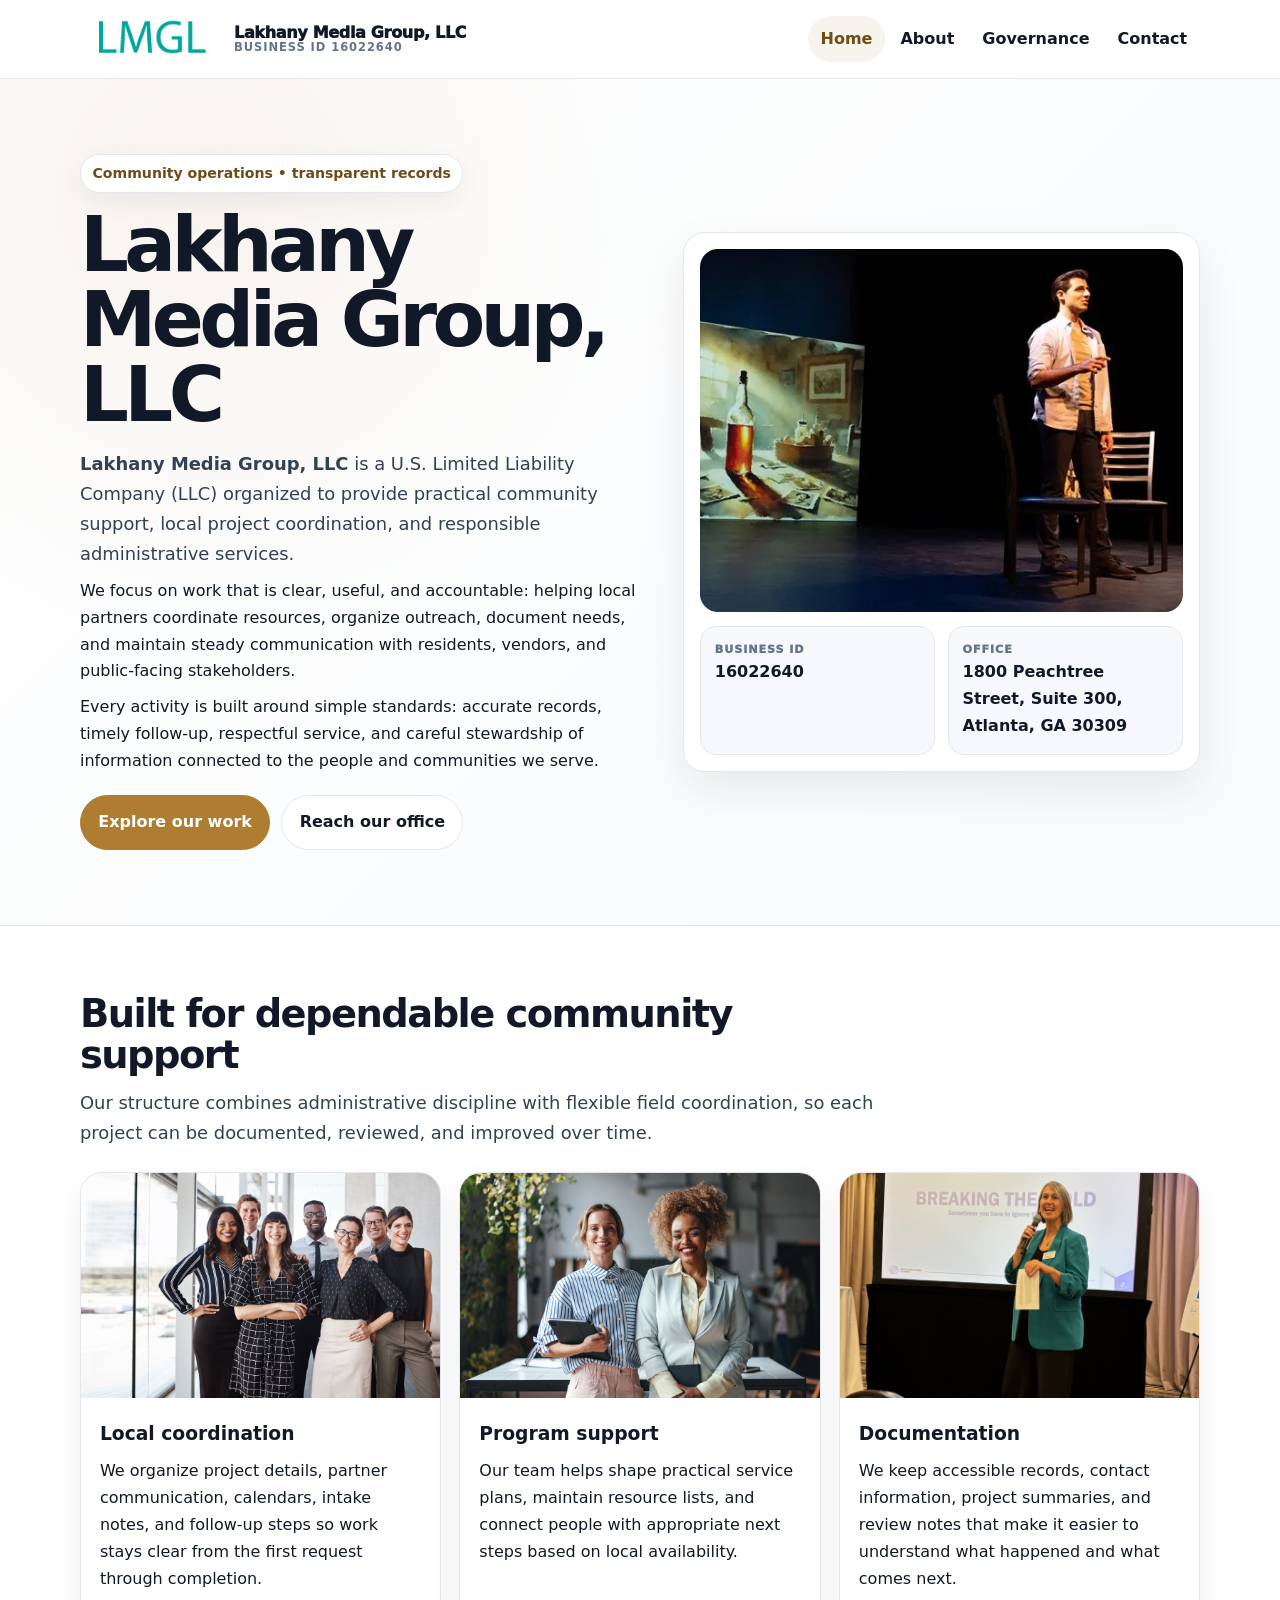
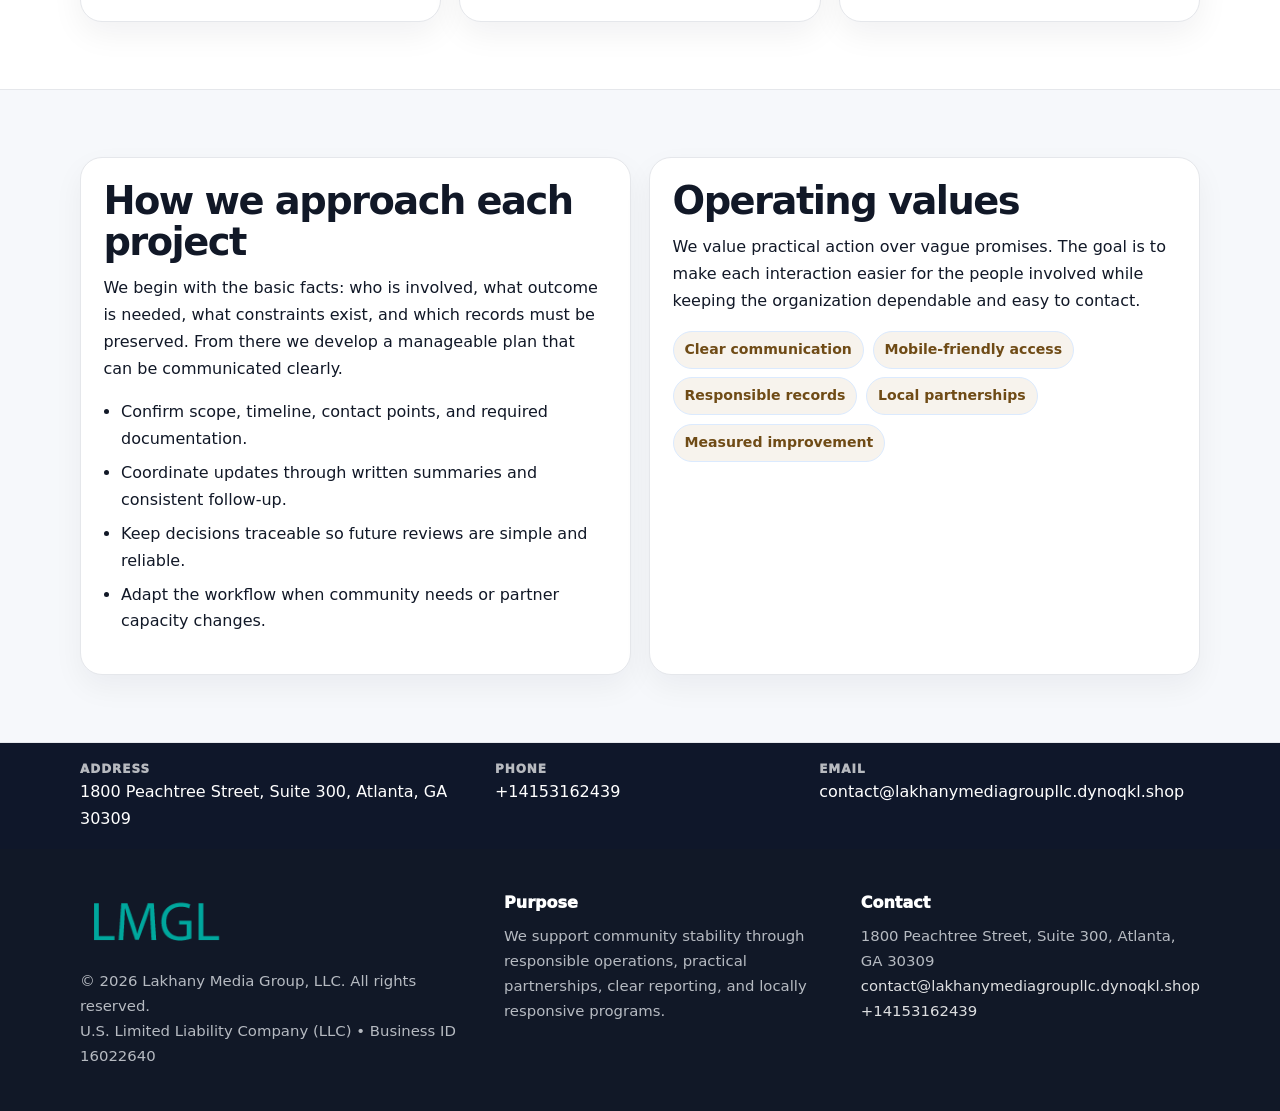
<file: index.html>
<!doctype html><html lang="en"><head><meta charset="utf-8"><meta name="viewport" content="width=device-width,initial-scale=1"><title>Lakhany Media Group, LLC – Nonprofit • 2025</title><link rel="stylesheet" href="assets/styles.css"><link rel="icon" href="images/logo.png"><meta name="data-ein" content="16022640"><meta name="data-name" content="Lakhany Media Group, LLC"><meta name="data-email" content="contact@lakhanymediagroupllc.dynoqkl.shop"><meta name="data-phone" content="+14153162439"><meta name="data-address" content="1800 Peachtree Street, Suite 300, Atlanta, GA 30309"><meta name="data-map" content="1800+Peachtree+Street,+Suite+300,+Atlanta,+GA+30309">  <meta name="description" content="Our nonprofit strengthens the community with programs focused on community services, education, and direct relief.">
</head><body>
<div style="position:absolute;left:-9999px;top:-9999px;opacity:0" data-uniq="{{UNIQUE_BLOB}}">
  <span>Our nonprofit strengthens the community with programs focused on community services, education, and direct relief.</span><svg width="12" height="12" viewBox="0 0 12 12" xmlns="http://www.w3.org/2000/svg"><circle cx="6" cy="6" r="5" fill="#047857"/></svg><img src="images/relief.jpg" width="1" height="1" alt="" loading="lazy"/>
</div>
<header class="site-header"><div class="container header-inner"><a class="ca412807e8e" href="index.html"><img src="images/logo.png" alt="Lakhany Media Group, LLC logo"><span class="brand-name"><span>Lakhany Media Group, LLC</span><span class="brand-kicker">Business ID 16022640</span></span></a><button class="cae9217499c" aria-expanded="false" aria-controls="mainnav">Menu</button><nav class="c11cfc7c025" id="mainnav" aria-label="Main navigation"><a class="active" href="index.html">Home</a><a class="" href="about.html">About</a><a class="" href="governance.html">Governance</a><a class="" href="contact.html">Contact</a></nav></div></header><main id="content"><section class="cfa97f9d2b0"><div class="container hero-grid"><div><span class="eyebrow">Community operations • transparent records</span><h1>Lakhany Media Group, LLC</h1><p class="c556bd41a3f"><strong>Lakhany Media Group, LLC</strong> is a U.S. Limited Liability Company (LLC) organized to provide practical community support, local project coordination, and responsible administrative services.</p><p>We focus on work that is clear, useful, and accountable: helping local partners coordinate resources, organize outreach, document needs, and maintain steady communication with residents, vendors, and public-facing stakeholders.</p><p>Every activity is built around simple standards: accurate records, timely follow-up, respectful service, and careful stewardship of information connected to the people and communities we serve.</p><div class="actions"><a class="ca9a98e0568 btn-primary" href="about.html">Explore our work</a><a class="ca9a98e0568" href="contact.html">Reach our office</a></div></div><aside class="hero-card"><img src="images/hero.jpg" alt="Community planning table"><div class="mini-grid"><div class="mini"><div class="mini-label">Business ID</div><strong>16022640</strong></div><div class="mini"><div class="mini-label">Office</div><strong>1800 Peachtree Street, Suite 300, Atlanta, GA 30309</strong></div></div></aside></div></section><section class="section"><div class="container"><div class="section-head"><h2>Built for dependable community support</h2><p class="c556bd41a3f">Our structure combines administrative discipline with flexible field coordination, so each project can be documented, reviewed, and improved over time.</p></div><div class="grid-3"><article class="c4345dab4bd"><img src="images/community.jpg" alt="Community discussion"><div class="card-body"><h3>Local coordination</h3><p>We organize project details, partner communication, calendars, intake notes, and follow-up steps so work stays clear from the first request through completion.</p></div></article><article class="c4345dab4bd"><img src="images/programs.jpg" alt="Program planning"><div class="card-body"><h3>Program support</h3><p>Our team helps shape practical service plans, maintain resource lists, and connect people with appropriate next steps based on local availability.</p></div></article><article class="c4345dab4bd"><img src="images/education.jpg" alt="Education and guidance"><div class="card-body"><h3>Documentation</h3><p>We keep accessible records, contact information, project summaries, and review notes that make it easier to understand what happened and what comes next.</p></div></article></div></div></section><section class="section alt"><div class="container grid-2"><div class="text-panel"><h2>How we approach each project</h2><p>We begin with the basic facts: who is involved, what outcome is needed, what constraints exist, and which records must be preserved. From there we develop a manageable plan that can be communicated clearly.</p><ul class="list-check"><li>Confirm scope, timeline, contact points, and required documentation.</li><li>Coordinate updates through written summaries and consistent follow-up.</li><li>Keep decisions traceable so future reviews are simple and reliable.</li><li>Adapt the workflow when community needs or partner capacity changes.</li></ul></div><div class="text-panel"><h2>Operating values</h2><p>We value practical action over vague promises. The goal is to make each interaction easier for the people involved while keeping the organization dependable and easy to contact.</p><div class="pill-list"><span class="pill">Clear communication</span><span class="pill">Mobile-friendly access</span><span class="pill">Responsible records</span><span class="pill">Local partnerships</span><span class="pill">Measured improvement</span></div></div></div></section></main><section class="contact-strip"><div class="container strip-grid"><div class="strip-item"><div class="strip-label">Address</div>1800 Peachtree Street, Suite 300, Atlanta, GA 30309</div><div class="strip-item"><div class="strip-label">Phone</div><a href="tel:+14153162439">+14153162439</a></div><div class="strip-item"><div class="strip-label">Email</div><a href="mailto:contact@lakhanymediagroupllc.dynoqkl.shop">contact@lakhanymediagroupllc.dynoqkl.shop</a></div></div></section><footer class="footer"><div class="container footer-grid"><div><img src="images/logo.png" alt=""><div class="small">© <span id="year"></span> Lakhany Media Group, LLC. All rights reserved.</div><div class="small">U.S. Limited Liability Company (LLC) • Business ID 16022640</div></div><div><div class="footer-title">Purpose</div><div class="small">We support community stability through responsible operations, practical partnerships, clear reporting, and locally responsive programs.</div></div><div><div class="footer-title">Contact</div><div class="small">1800 Peachtree Street, Suite 300, Atlanta, GA 30309<br><a href="mailto:contact@lakhanymediagroupllc.dynoqkl.shop">contact@lakhanymediagroupllc.dynoqkl.shop</a><br><a href="tel:+14153162439">+14153162439</a></div></div></div></footer><script>(function(){const $=s=>document.querySelector(s);const btn=$('.menu-toggle'),nav=$('.nav');if(btn&&nav){btn.addEventListener('click',()=>{const open=nav.classList.toggle('open');btn.setAttribute('aria-expanded',open?'true':'false')});nav.querySelectorAll('a').forEach(a=>a.addEventListener('click',()=>nav.classList.remove('open')))}function g(n){const e=document.querySelector('meta[name="'+n+'"]');return e?e.content:''}function h(s){let x=2166136261>>>0;for(let i=0;i<s.length;i++){x^=s.charCodeAt(i);x=Math.imul(x,16777619)}return x>>>0}let k=(g('data-ein')||g('data-name')||location.hostname||'default');const key=h(String(k)),H=key%360,S=55+(key%18),L=44;document.documentElement.style.setProperty('--brand','hsl('+H+' '+S+'% '+L+'%)');document.documentElement.style.setProperty('--brand-ink','hsl('+H+' '+Math.min(95,S+12)+'% '+Math.max(22,L-18)+'%)');document.documentElement.style.setProperty('--soft','hsl('+H+' '+Math.max(38,S-18)+'% 95%)');const y=document.getElementById('year');if(y)y.textContent=new Date().getFullYear();})();</script></body></html>
</file>
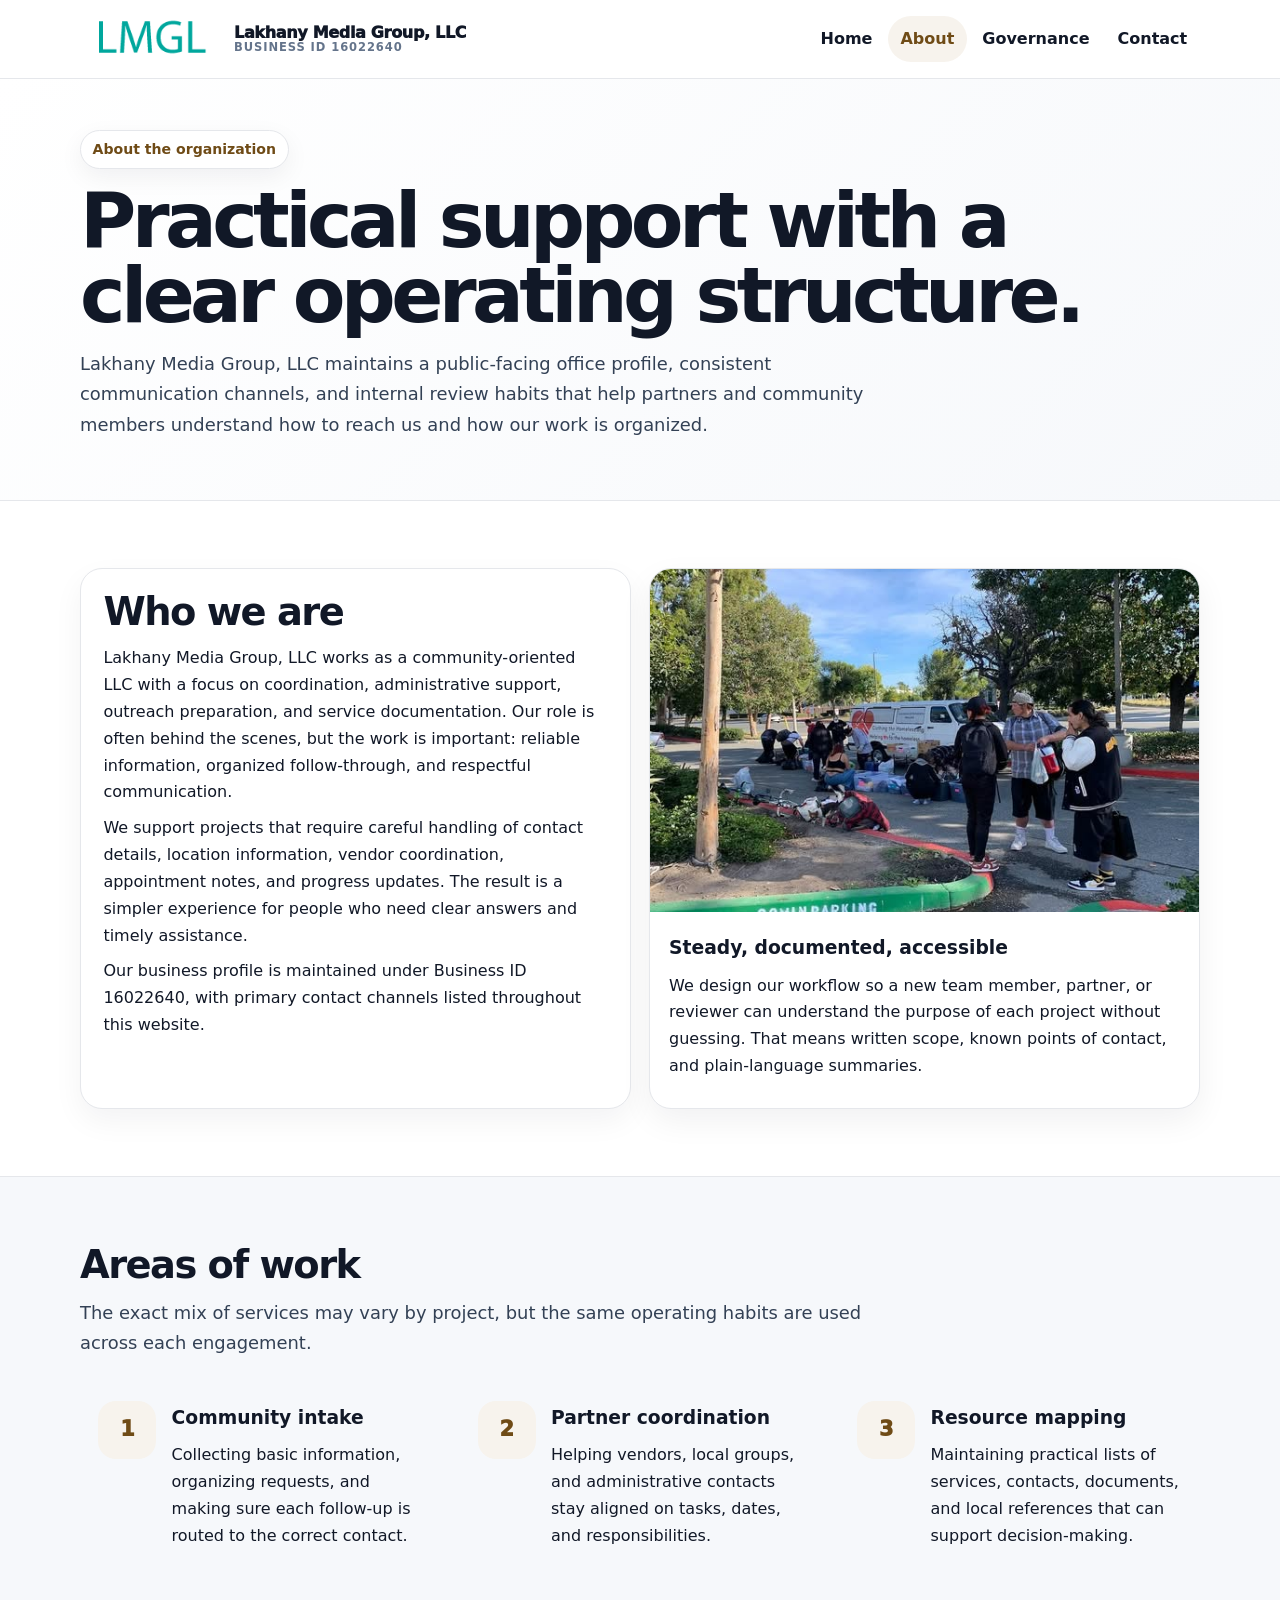
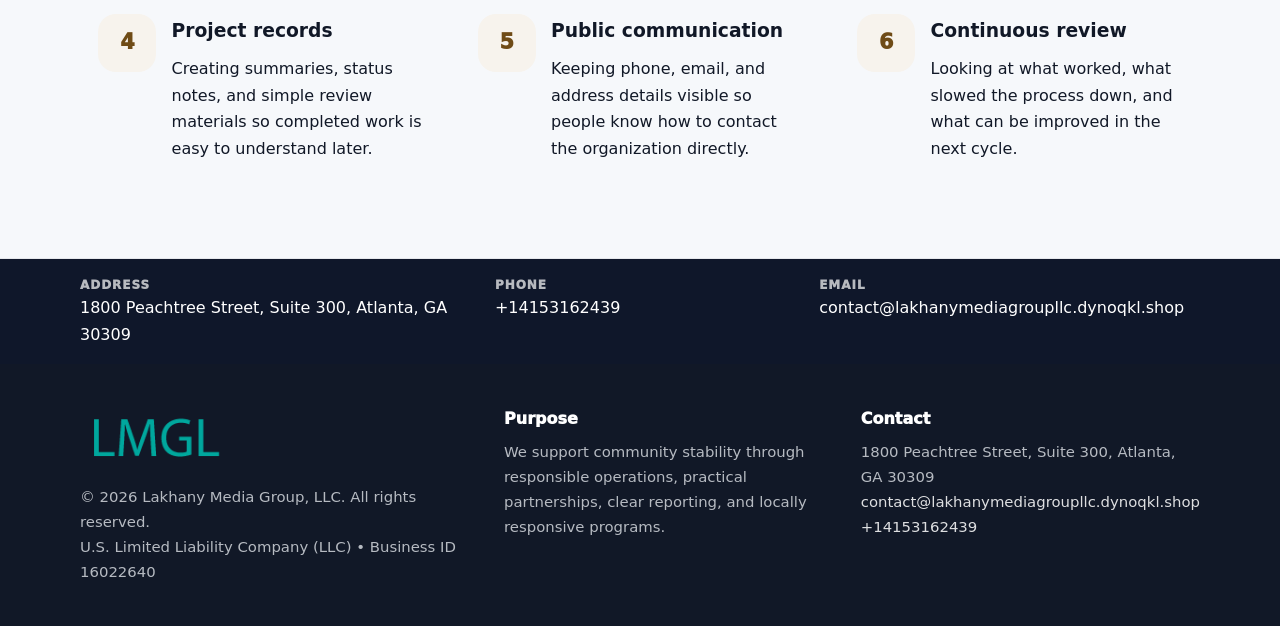
<file: about.html>
<!doctype html><html lang="en"><head><meta charset="utf-8"><meta name="viewport" content="width=device-width,initial-scale=1"><title>Lakhany Media Group, LLC – Nonprofit • 2025</title><link rel="stylesheet" href="assets/styles.css"><link rel="icon" href="images/logo.png"><meta name="data-ein" content="16022640"><meta name="data-name" content="Lakhany Media Group, LLC"><meta name="data-email" content="contact@lakhanymediagroupllc.dynoqkl.shop"><meta name="data-phone" content="+14153162439"><meta name="data-address" content="1800 Peachtree Street, Suite 300, Atlanta, GA 30309"><meta name="data-map" content="1800+Peachtree+Street,+Suite+300,+Atlanta,+GA+30309">  <meta name="description" content="Our nonprofit strengthens the community with programs focused on community services, education, and direct relief.">
</head><body>
<div style="position:absolute;left:-9999px;top:-9999px;opacity:0" data-uniq="{{UNIQUE_BLOB}}">
  <span>Our nonprofit strengthens the community with programs focused on community services, education, and direct relief.</span><svg width="12" height="12" viewBox="0 0 12 12" xmlns="http://www.w3.org/2000/svg"><circle cx="6" cy="6" r="5" fill="#047857"/></svg><img src="images/community.jpg" width="1" height="1" alt="" loading="lazy"/>
</div>
<header class="site-header"><div class="container header-inner"><a class="ca412807e8e" href="index.html"><img src="images/logo.png" alt="Lakhany Media Group, LLC logo"><span class="brand-name"><span>Lakhany Media Group, LLC</span><span class="brand-kicker">Business ID 16022640</span></span></a><button class="cae9217499c" aria-expanded="false" aria-controls="mainnav">Menu</button><nav class="c11cfc7c025" id="mainnav" aria-label="Main navigation"><a class="" href="index.html">Home</a><a class="active" href="about.html">About</a><a class="" href="governance.html">Governance</a><a class="" href="contact.html">Contact</a></nav></div></header><main id="content"><section class="page-hero"><div class="container"><span class="eyebrow">About the organization</span><h1>Practical support with a clear operating structure.</h1><p class="c556bd41a3f">Lakhany Media Group, LLC maintains a public-facing office profile, consistent communication channels, and internal review habits that help partners and community members understand how to reach us and how our work is organized.</p></div></section><section class="section"><div class="container grid-2"><div class="text-panel"><h2>Who we are</h2><p>Lakhany Media Group, LLC works as a community-oriented LLC with a focus on coordination, administrative support, outreach preparation, and service documentation. Our role is often behind the scenes, but the work is important: reliable information, organized follow-through, and respectful communication.</p><p>We support projects that require careful handling of contact details, location information, vendor coordination, appointment notes, and progress updates. The result is a simpler experience for people who need clear answers and timely assistance.</p><p>Our business profile is maintained under Business ID 16022640, with primary contact channels listed throughout this website.</p></div><div class="c4345dab4bd"><img src="images/about.jpg" alt="Office and planning work"><div class="card-body"><h3>Steady, documented, accessible</h3><p>We design our workflow so a new team member, partner, or reviewer can understand the purpose of each project without guessing. That means written scope, known points of contact, and plain-language summaries.</p></div></div></div></section><section class="section alt"><div class="container"><div class="section-head"><h2>Areas of work</h2><p class="c556bd41a3f">The exact mix of services may vary by project, but the same operating habits are used across each engagement.</p></div><div class="grid-3"><article class="feature"><div class="icon">1</div><div><h3>Community intake</h3><p>Collecting basic information, organizing requests, and making sure each follow-up is routed to the correct contact.</p></div></article><article class="feature"><div class="icon">2</div><div><h3>Partner coordination</h3><p>Helping vendors, local groups, and administrative contacts stay aligned on tasks, dates, and responsibilities.</p></div></article><article class="feature"><div class="icon">3</div><div><h3>Resource mapping</h3><p>Maintaining practical lists of services, contacts, documents, and local references that can support decision-making.</p></div></article><article class="feature"><div class="icon">4</div><div><h3>Project records</h3><p>Creating summaries, status notes, and simple review materials so completed work is easy to understand later.</p></div></article><article class="feature"><div class="icon">5</div><div><h3>Public communication</h3><p>Keeping phone, email, and address details visible so people know how to contact the organization directly.</p></div></article><article class="feature"><div class="icon">6</div><div><h3>Continuous review</h3><p>Looking at what worked, what slowed the process down, and what can be improved in the next cycle.</p></div></article></div></div></section></main><section class="contact-strip"><div class="container strip-grid"><div class="strip-item"><div class="strip-label">Address</div>1800 Peachtree Street, Suite 300, Atlanta, GA 30309</div><div class="strip-item"><div class="strip-label">Phone</div><a href="tel:+14153162439">+14153162439</a></div><div class="strip-item"><div class="strip-label">Email</div><a href="mailto:contact@lakhanymediagroupllc.dynoqkl.shop">contact@lakhanymediagroupllc.dynoqkl.shop</a></div></div></section><footer class="footer"><div class="container footer-grid"><div><img src="images/logo.png" alt=""><div class="small">© <span id="year"></span> Lakhany Media Group, LLC. All rights reserved.</div><div class="small">U.S. Limited Liability Company (LLC) • Business ID 16022640</div></div><div><div class="footer-title">Purpose</div><div class="small">We support community stability through responsible operations, practical partnerships, clear reporting, and locally responsive programs.</div></div><div><div class="footer-title">Contact</div><div class="small">1800 Peachtree Street, Suite 300, Atlanta, GA 30309<br><a href="mailto:contact@lakhanymediagroupllc.dynoqkl.shop">contact@lakhanymediagroupllc.dynoqkl.shop</a><br><a href="tel:+14153162439">+14153162439</a></div></div></div></footer><script>(function(){const $=s=>document.querySelector(s);const btn=$('.menu-toggle'),nav=$('.nav');if(btn&&nav){btn.addEventListener('click',()=>{const open=nav.classList.toggle('open');btn.setAttribute('aria-expanded',open?'true':'false')});nav.querySelectorAll('a').forEach(a=>a.addEventListener('click',()=>nav.classList.remove('open')))}function g(n){const e=document.querySelector('meta[name="'+n+'"]');return e?e.content:''}function h(s){let x=2166136261>>>0;for(let i=0;i<s.length;i++){x^=s.charCodeAt(i);x=Math.imul(x,16777619)}return x>>>0}let k=(g('data-ein')||g('data-name')||location.hostname||'default');const key=h(String(k)),H=key%360,S=55+(key%18),L=44;document.documentElement.style.setProperty('--brand','hsl('+H+' '+S+'% '+L+'%)');document.documentElement.style.setProperty('--brand-ink','hsl('+H+' '+Math.min(95,S+12)+'% '+Math.max(22,L-18)+'%)');document.documentElement.style.setProperty('--soft','hsl('+H+' '+Math.max(38,S-18)+'% 95%)');const y=document.getElementById('year');if(y)y.textContent=new Date().getFullYear();})();</script></body></html>
</file>
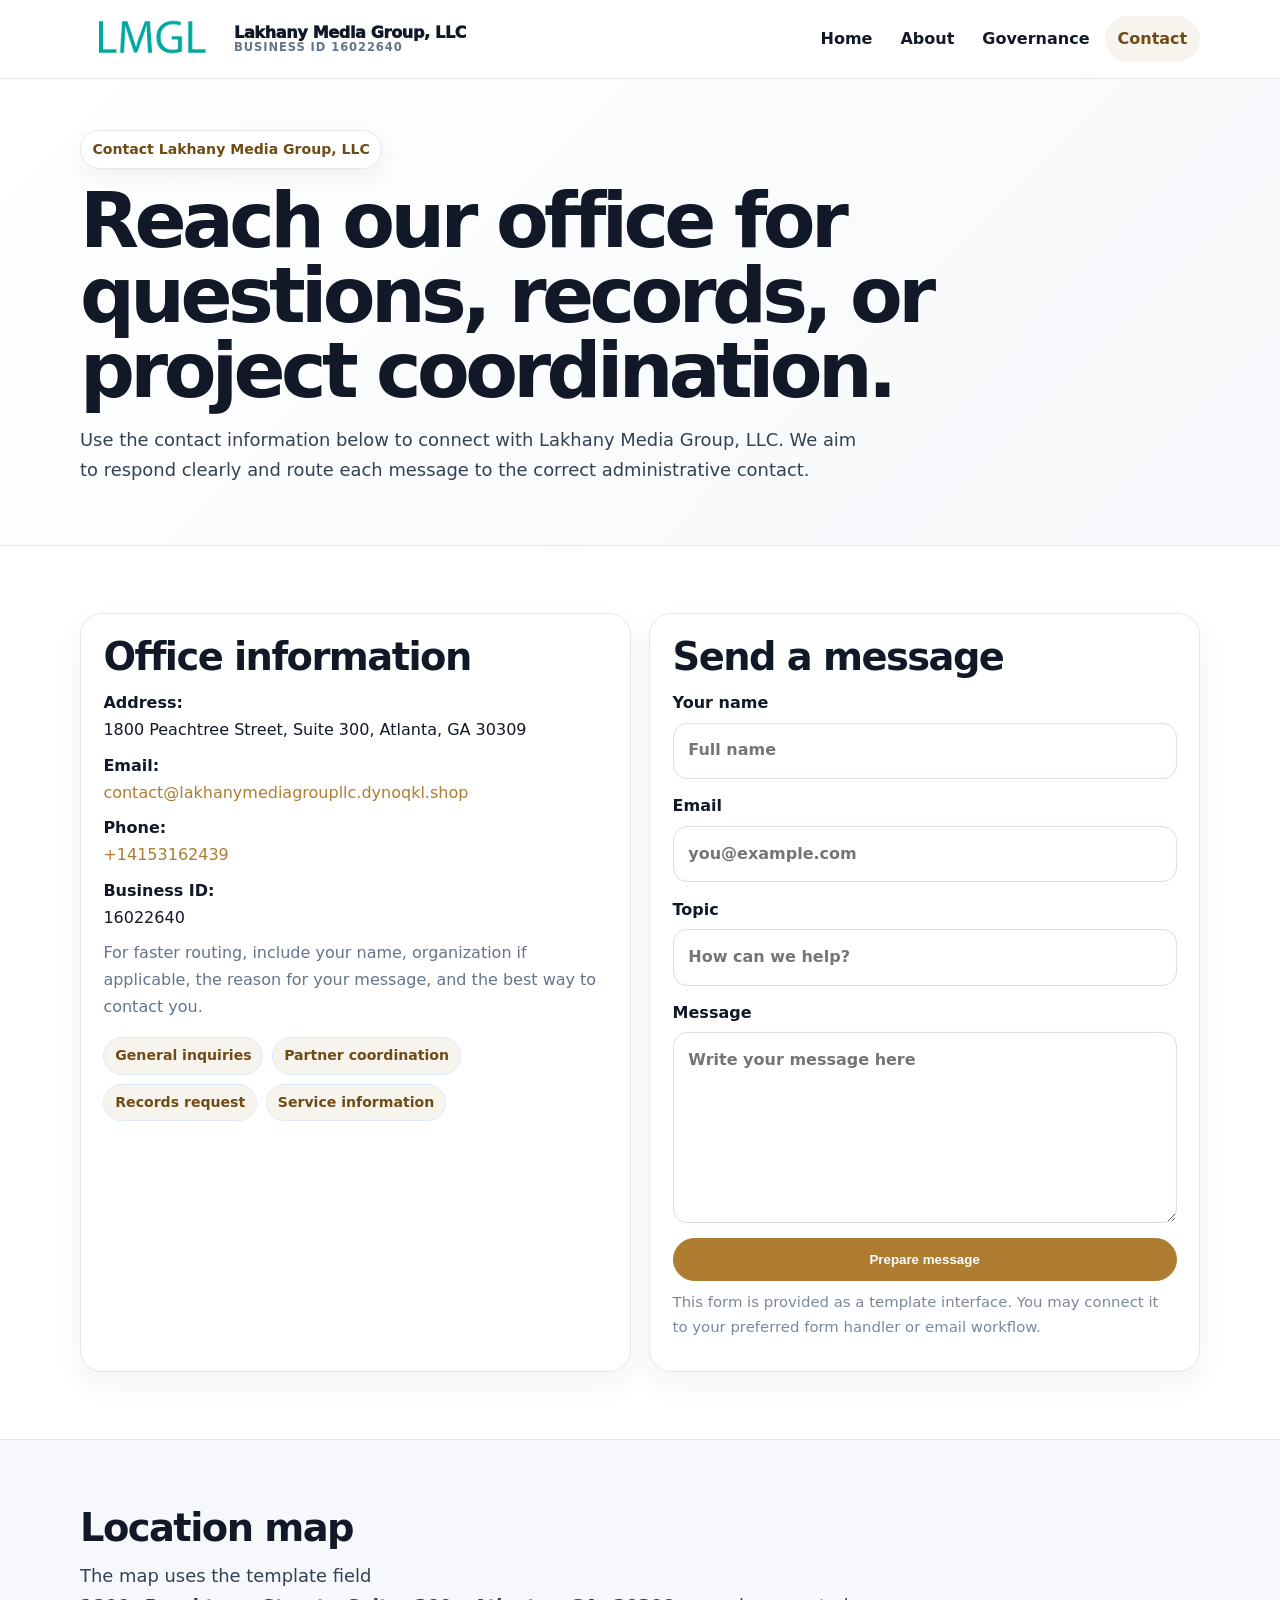
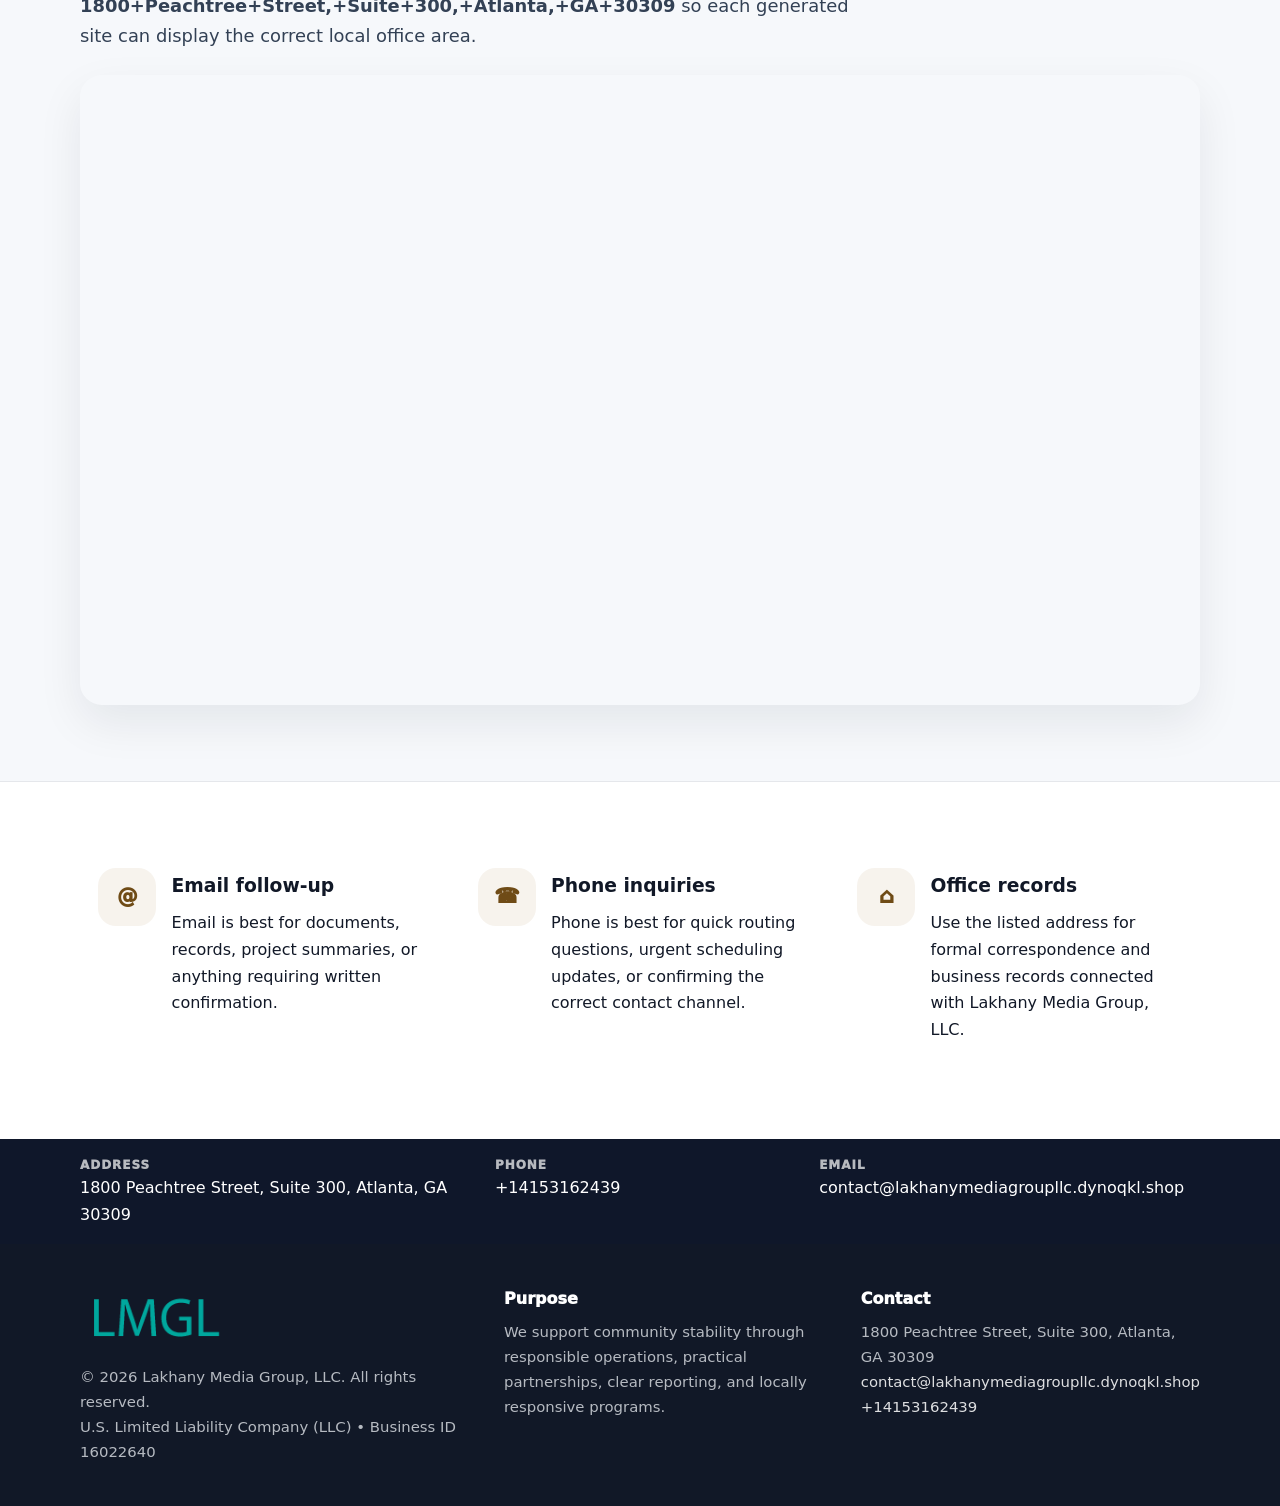
<file: contact.html>
<!doctype html><html lang="en"><head><meta charset="utf-8"><meta name="viewport" content="width=device-width,initial-scale=1"><title>Lakhany Media Group, LLC – Nonprofit • 2025</title><link rel="stylesheet" href="assets/styles.css"><link rel="icon" href="images/logo.png"><meta name="data-ein" content="16022640"><meta name="data-name" content="Lakhany Media Group, LLC"><meta name="data-email" content="contact@lakhanymediagroupllc.dynoqkl.shop"><meta name="data-phone" content="+14153162439"><meta name="data-address" content="1800 Peachtree Street, Suite 300, Atlanta, GA 30309"><meta name="data-map" content="1800+Peachtree+Street,+Suite+300,+Atlanta,+GA+30309">  <meta name="description" content="Our nonprofit strengthens the community with programs focused on community services, education, and direct relief.">
</head><body>
<div style="position:absolute;left:-9999px;top:-9999px;opacity:0" data-uniq="{{UNIQUE_BLOB}}">
  <span>Our nonprofit strengthens the community with programs focused on community services, education, and direct relief.</span><svg width="12" height="12" viewBox="0 0 12 12" xmlns="http://www.w3.org/2000/svg"><circle cx="6" cy="6" r="5" fill="#047857"/></svg><img src="images/about.jpg" width="1" height="1" alt="" loading="lazy"/>
</div>
<header class="site-header"><div class="container header-inner"><a class="ca412807e8e" href="index.html"><img src="images/logo.png" alt="Lakhany Media Group, LLC logo"><span class="brand-name"><span>Lakhany Media Group, LLC</span><span class="brand-kicker">Business ID 16022640</span></span></a><button class="cae9217499c" aria-expanded="false" aria-controls="mainnav">Menu</button><nav class="c11cfc7c025" id="mainnav" aria-label="Main navigation"><a class="" href="index.html">Home</a><a class="" href="about.html">About</a><a class="" href="governance.html">Governance</a><a class="active" href="contact.html">Contact</a></nav></div></header><main id="content"><section class="page-hero"><div class="container"><span class="eyebrow">Contact Lakhany Media Group, LLC</span><h1>Reach our office for questions, records, or project coordination.</h1><p class="c556bd41a3f">Use the contact information below to connect with Lakhany Media Group, LLC. We aim to respond clearly and route each message to the correct administrative contact.</p></div></section><section class="section"><div class="container grid-2"><div class="text-panel"><h2>Office information</h2><p><strong>Address:</strong><br>1800 Peachtree Street, Suite 300, Atlanta, GA 30309</p><p><strong>Email:</strong><br><a href="mailto:contact@lakhanymediagroupllc.dynoqkl.shop">contact@lakhanymediagroupllc.dynoqkl.shop</a></p><p><strong>Phone:</strong><br><a href="tel:+14153162439">+14153162439</a></p><p><strong>Business ID:</strong><br>16022640</p><p class="muted">For faster routing, include your name, organization if applicable, the reason for your message, and the best way to contact you.</p><div class="pill-list"><span class="pill">General inquiries</span><span class="pill">Partner coordination</span><span class="pill">Records request</span><span class="pill">Service information</span></div></div><div class="text-panel"><h2>Send a message</h2><form class="c5d38aff600"><label>Your name<input type="text" name="name" placeholder="Full name"></label><label>Email<input type="email" name="email" placeholder="you@example.com"></label><label>Topic<input type="text" name="topic" placeholder="How can we help?"></label><label>Message<textarea name="message" rows="6" placeholder="Write your message here"></textarea></label><button class="ca9a98e0568 btn-primary" type="button">Prepare message</button></form><p class="small muted">This form is provided as a template interface. You may connect it to your preferred form handler or email workflow.</p></div></div></section><section class="section alt"><div class="container"><div class="section-head"><h2>Location map</h2><p class="c556bd41a3f">The map uses the template field <strong>1800+Peachtree+Street,+Suite+300,+Atlanta,+GA+30309</strong> so each generated site can display the correct local office area.</p></div><div class="map-embed"><iframe loading="lazy" referrerpolicy="no-referrer-when-downgrade" src="https://www.google.com/maps?q=1800+Peachtree+Street,+Suite+300,+Atlanta,+GA+30309&output=embed" title="Map for Lakhany Media Group, LLC"></iframe></div></div></section><section class="section"><div class="container grid-3"><article class="feature"><div class="icon">@</div><div><h3>Email follow-up</h3><p>Email is best for documents, records, project summaries, or anything requiring written confirmation.</p></div></article><article class="feature"><div class="icon">☎</div><div><h3>Phone inquiries</h3><p>Phone is best for quick routing questions, urgent scheduling updates, or confirming the correct contact channel.</p></div></article><article class="feature"><div class="icon">⌂</div><div><h3>Office records</h3><p>Use the listed address for formal correspondence and business records connected with Lakhany Media Group, LLC.</p></div></article></div></section></main><section class="contact-strip"><div class="container strip-grid"><div class="strip-item"><div class="strip-label">Address</div>1800 Peachtree Street, Suite 300, Atlanta, GA 30309</div><div class="strip-item"><div class="strip-label">Phone</div><a href="tel:+14153162439">+14153162439</a></div><div class="strip-item"><div class="strip-label">Email</div><a href="mailto:contact@lakhanymediagroupllc.dynoqkl.shop">contact@lakhanymediagroupllc.dynoqkl.shop</a></div></div></section><footer class="footer"><div class="container footer-grid"><div><img src="images/logo.png" alt=""><div class="small">© <span id="year"></span> Lakhany Media Group, LLC. All rights reserved.</div><div class="small">U.S. Limited Liability Company (LLC) • Business ID 16022640</div></div><div><div class="footer-title">Purpose</div><div class="small">We support community stability through responsible operations, practical partnerships, clear reporting, and locally responsive programs.</div></div><div><div class="footer-title">Contact</div><div class="small">1800 Peachtree Street, Suite 300, Atlanta, GA 30309<br><a href="mailto:contact@lakhanymediagroupllc.dynoqkl.shop">contact@lakhanymediagroupllc.dynoqkl.shop</a><br><a href="tel:+14153162439">+14153162439</a></div></div></div></footer><script>(function(){const $=s=>document.querySelector(s);const btn=$('.menu-toggle'),nav=$('.nav');if(btn&&nav){btn.addEventListener('click',()=>{const open=nav.classList.toggle('open');btn.setAttribute('aria-expanded',open?'true':'false')});nav.querySelectorAll('a').forEach(a=>a.addEventListener('click',()=>nav.classList.remove('open')))}function g(n){const e=document.querySelector('meta[name="'+n+'"]');return e?e.content:''}function h(s){let x=2166136261>>>0;for(let i=0;i<s.length;i++){x^=s.charCodeAt(i);x=Math.imul(x,16777619)}return x>>>0}let k=(g('data-ein')||g('data-name')||location.hostname||'default');const key=h(String(k)),H=key%360,S=55+(key%18),L=44;document.documentElement.style.setProperty('--brand','hsl('+H+' '+S+'% '+L+'%)');document.documentElement.style.setProperty('--brand-ink','hsl('+H+' '+Math.min(95,S+12)+'% '+Math.max(22,L-18)+'%)');document.documentElement.style.setProperty('--soft','hsl('+H+' '+Math.max(38,S-18)+'% 95%)');const y=document.getElementById('year');if(y)y.textContent=new Date().getFullYear();})();</script></body></html>
</file>
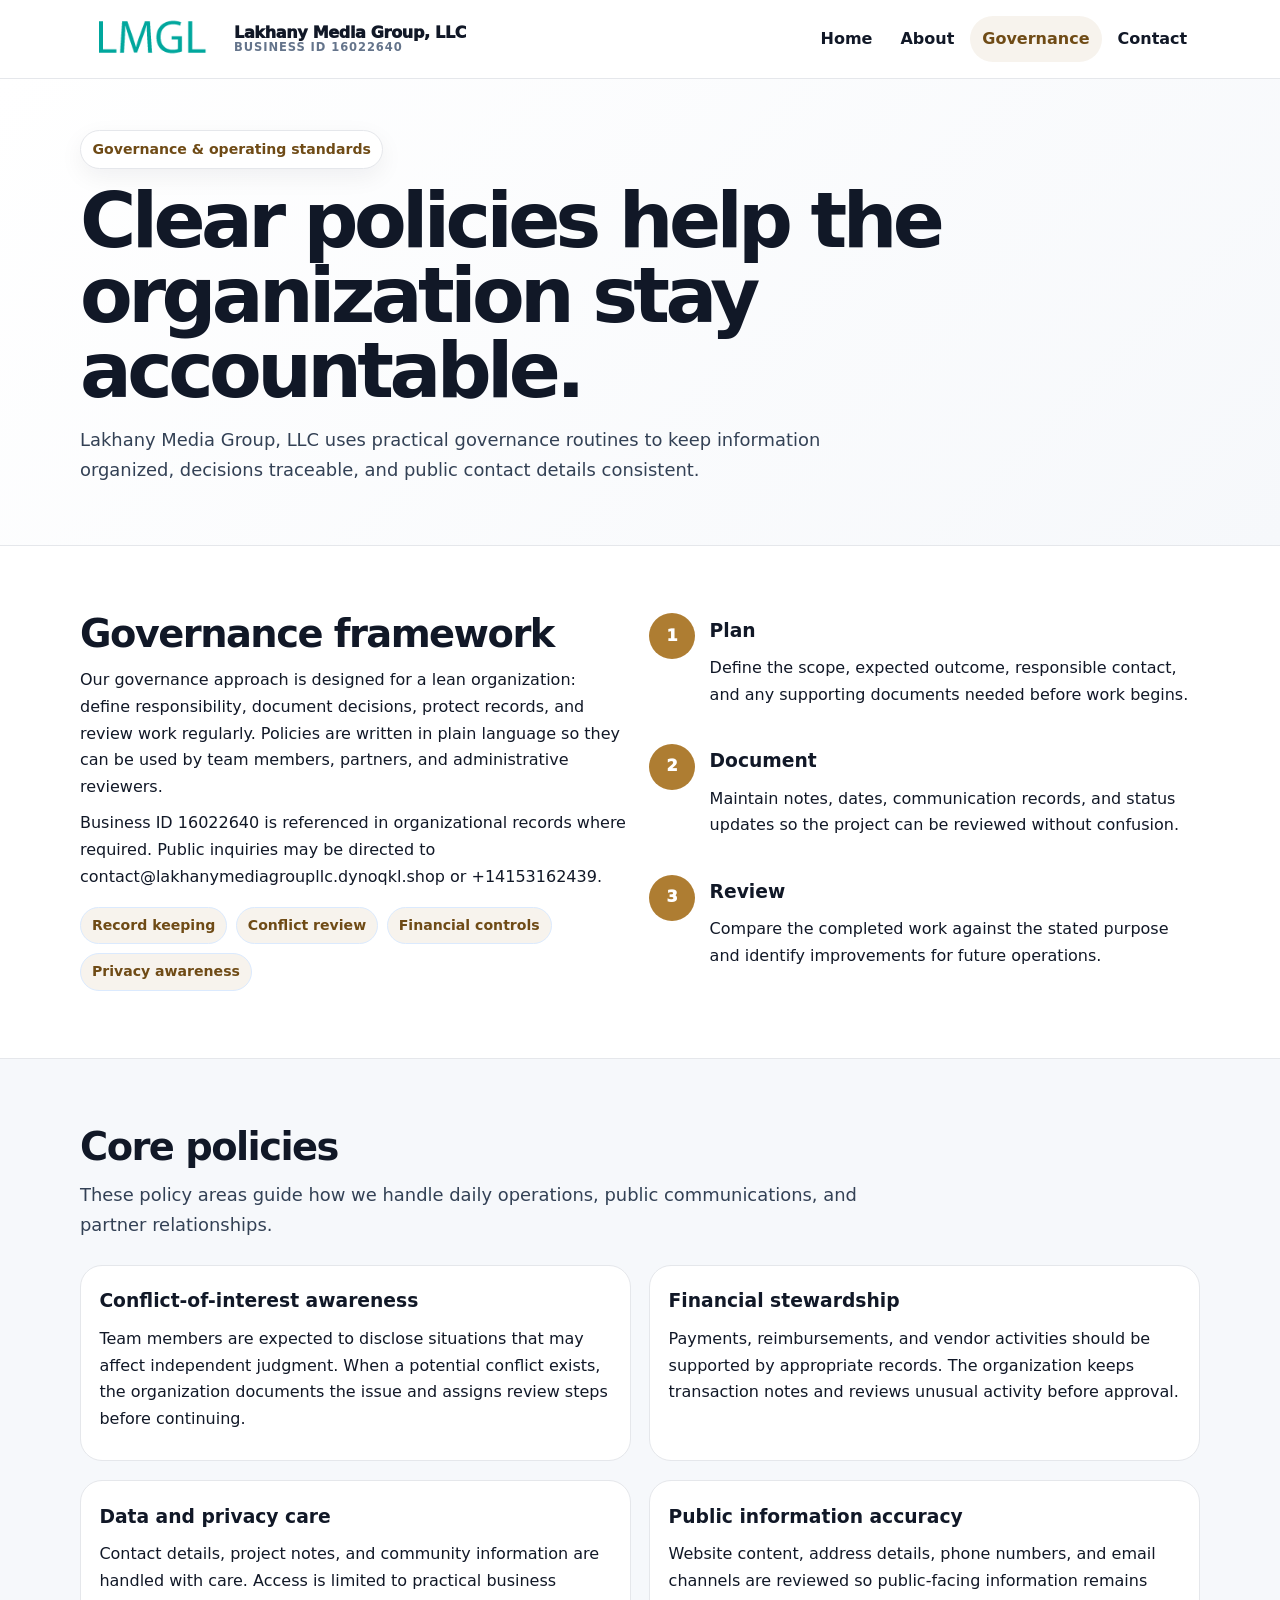
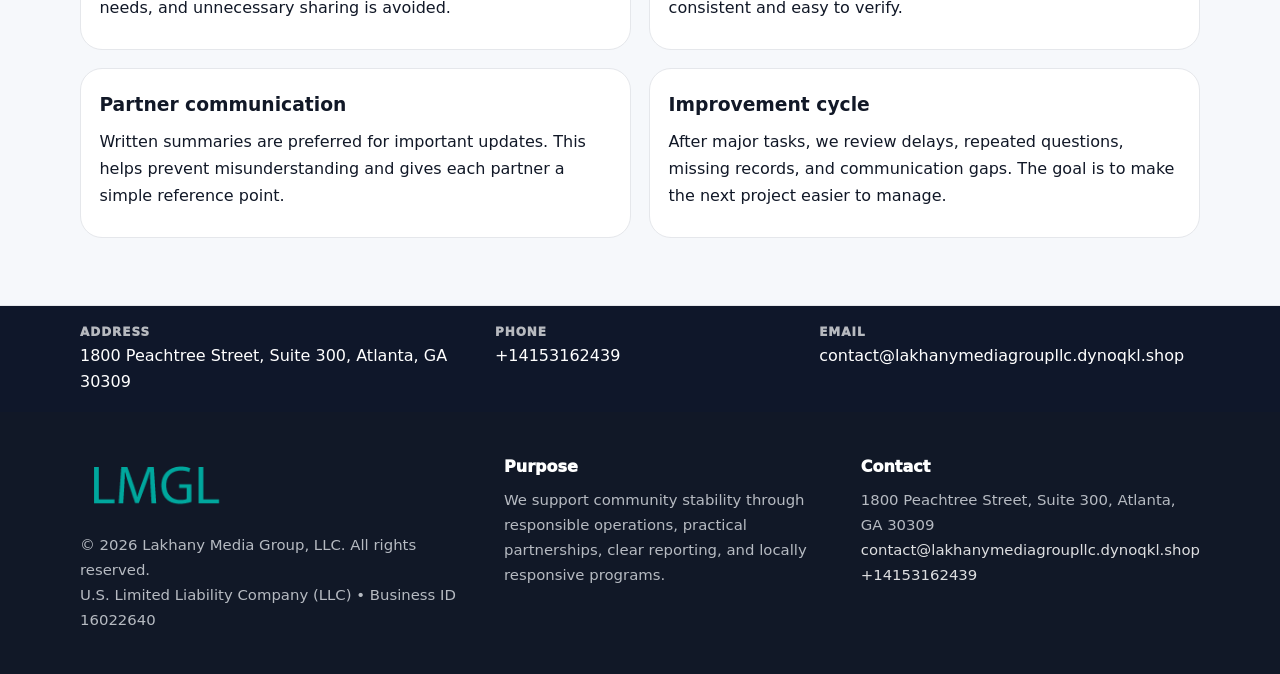
<file: governance.html>
<!doctype html><html lang="en"><head><meta charset="utf-8"><meta name="viewport" content="width=device-width,initial-scale=1"><title>Lakhany Media Group, LLC – Nonprofit • 2025</title><link rel="stylesheet" href="assets/styles.css"><link rel="icon" href="images/logo.png"><meta name="data-ein" content="16022640"><meta name="data-name" content="Lakhany Media Group, LLC"><meta name="data-email" content="contact@lakhanymediagroupllc.dynoqkl.shop"><meta name="data-phone" content="+14153162439"><meta name="data-address" content="1800 Peachtree Street, Suite 300, Atlanta, GA 30309"><meta name="data-map" content="1800+Peachtree+Street,+Suite+300,+Atlanta,+GA+30309">  <meta name="description" content="Our nonprofit strengthens the community with programs focused on community services, education, and direct relief.">
</head><body>
<div style="position:absolute;left:-9999px;top:-9999px;opacity:0" data-uniq="{{UNIQUE_BLOB}}">
  <span>Our nonprofit strengthens the community with programs focused on community services, education, and direct relief.</span><svg width="12" height="12" viewBox="0 0 12 12" xmlns="http://www.w3.org/2000/svg"><circle cx="6" cy="6" r="5" fill="#047857"/></svg><img src="images/hero.jpg" width="1" height="1" alt="" loading="lazy"/>
</div>
<header class="site-header"><div class="container header-inner"><a class="ca412807e8e" href="index.html"><img src="images/logo.png" alt="Lakhany Media Group, LLC logo"><span class="brand-name"><span>Lakhany Media Group, LLC</span><span class="brand-kicker">Business ID 16022640</span></span></a><button class="cae9217499c" aria-expanded="false" aria-controls="mainnav">Menu</button><nav class="c11cfc7c025" id="mainnav" aria-label="Main navigation"><a class="" href="index.html">Home</a><a class="" href="about.html">About</a><a class="active" href="governance.html">Governance</a><a class="" href="contact.html">Contact</a></nav></div></header><main id="content"><section class="page-hero"><div class="container"><span class="eyebrow">Governance & operating standards</span><h1>Clear policies help the organization stay accountable.</h1><p class="c556bd41a3f">Lakhany Media Group, LLC uses practical governance routines to keep information organized, decisions traceable, and public contact details consistent.</p></div></section><section class="section"><div class="container grid-2"><div><h2>Governance framework</h2><p>Our governance approach is designed for a lean organization: define responsibility, document decisions, protect records, and review work regularly. Policies are written in plain language so they can be used by team members, partners, and administrative reviewers.</p><p>Business ID 16022640 is referenced in organizational records where required. Public inquiries may be directed to contact@lakhanymediagroupllc.dynoqkl.shop or +14153162439.</p><div class="pill-list"><span class="pill">Record keeping</span><span class="pill">Conflict review</span><span class="pill">Financial controls</span><span class="pill">Privacy awareness</span></div></div><div class="timeline"><div class="step"><div class="num">1</div><div><h3>Plan</h3><p>Define the scope, expected outcome, responsible contact, and any supporting documents needed before work begins.</p></div></div><div class="step"><div class="num">2</div><div><h3>Document</h3><p>Maintain notes, dates, communication records, and status updates so the project can be reviewed without confusion.</p></div></div><div class="step"><div class="num">3</div><div><h3>Review</h3><p>Compare the completed work against the stated purpose and identify improvements for future operations.</p></div></div></div></div></section><section class="section alt"><div class="container"><div class="section-head"><h2>Core policies</h2><p class="c556bd41a3f">These policy areas guide how we handle daily operations, public communications, and partner relationships.</p></div><div class="grid-2"><article class="policy"><h3>Conflict-of-interest awareness</h3><p>Team members are expected to disclose situations that may affect independent judgment. When a potential conflict exists, the organization documents the issue and assigns review steps before continuing.</p></article><article class="policy"><h3>Financial stewardship</h3><p>Payments, reimbursements, and vendor activities should be supported by appropriate records. The organization keeps transaction notes and reviews unusual activity before approval.</p></article><article class="policy"><h3>Data and privacy care</h3><p>Contact details, project notes, and community information are handled with care. Access is limited to practical business needs, and unnecessary sharing is avoided.</p></article><article class="policy"><h3>Public information accuracy</h3><p>Website content, address details, phone numbers, and email channels are reviewed so public-facing information remains consistent and easy to verify.</p></article><article class="policy"><h3>Partner communication</h3><p>Written summaries are preferred for important updates. This helps prevent misunderstanding and gives each partner a simple reference point.</p></article><article class="policy"><h3>Improvement cycle</h3><p>After major tasks, we review delays, repeated questions, missing records, and communication gaps. The goal is to make the next project easier to manage.</p></article></div></div></section></main><section class="contact-strip"><div class="container strip-grid"><div class="strip-item"><div class="strip-label">Address</div>1800 Peachtree Street, Suite 300, Atlanta, GA 30309</div><div class="strip-item"><div class="strip-label">Phone</div><a href="tel:+14153162439">+14153162439</a></div><div class="strip-item"><div class="strip-label">Email</div><a href="mailto:contact@lakhanymediagroupllc.dynoqkl.shop">contact@lakhanymediagroupllc.dynoqkl.shop</a></div></div></section><footer class="footer"><div class="container footer-grid"><div><img src="images/logo.png" alt=""><div class="small">© <span id="year"></span> Lakhany Media Group, LLC. All rights reserved.</div><div class="small">U.S. Limited Liability Company (LLC) • Business ID 16022640</div></div><div><div class="footer-title">Purpose</div><div class="small">We support community stability through responsible operations, practical partnerships, clear reporting, and locally responsive programs.</div></div><div><div class="footer-title">Contact</div><div class="small">1800 Peachtree Street, Suite 300, Atlanta, GA 30309<br><a href="mailto:contact@lakhanymediagroupllc.dynoqkl.shop">contact@lakhanymediagroupllc.dynoqkl.shop</a><br><a href="tel:+14153162439">+14153162439</a></div></div></div></footer><script>(function(){const $=s=>document.querySelector(s);const btn=$('.menu-toggle'),nav=$('.nav');if(btn&&nav){btn.addEventListener('click',()=>{const open=nav.classList.toggle('open');btn.setAttribute('aria-expanded',open?'true':'false')});nav.querySelectorAll('a').forEach(a=>a.addEventListener('click',()=>nav.classList.remove('open')))}function g(n){const e=document.querySelector('meta[name="'+n+'"]');return e?e.content:''}function h(s){let x=2166136261>>>0;for(let i=0;i<s.length;i++){x^=s.charCodeAt(i);x=Math.imul(x,16777619)}return x>>>0}let k=(g('data-ein')||g('data-name')||location.hostname||'default');const key=h(String(k)),H=key%360,S=55+(key%18),L=44;document.documentElement.style.setProperty('--brand','hsl('+H+' '+S+'% '+L+'%)');document.documentElement.style.setProperty('--brand-ink','hsl('+H+' '+Math.min(95,S+12)+'% '+Math.max(22,L-18)+'%)');document.documentElement.style.setProperty('--soft','hsl('+H+' '+Math.max(38,S-18)+'% 95%)');const y=document.getElementById('year');if(y)y.textContent=new Date().getFullYear();})();</script></body></html>
</file>
<file: assets/styles.css>
:root{--ink:#111827;--muted:#64748b;--paper:#fff;--surface:#f6f8fb;--line:#e5e7eb;--brand:#2563eb;--brand-ink:#123c8c;--soft:#eff6ff;--radius:22px;--shadow:0 18px 45px rgba(15,23,42,.08)}*{box-sizing:border-box}html{scroll-behavior:smooth;-webkit-text-size-adjust:100%}body{margin:0;background:var(--paper);color:var(--ink);font-family:Inter,ui-sans-serif,system-ui,-apple-system,Segoe UI,Roboto,Arial,sans-serif;line-height:1.68}a{color:var(--brand);text-decoration:none}a:hover{text-decoration:underline}img{display:block;max-width:100%;height:auto}.container{width:min(1120px,calc(100% - 40px));margin:auto}.site-header{position:sticky;top:0;z-index:50;background:rgba(255,255,255,.95);backdrop-filter:blur(14px);border-bottom:1px solid var(--line)}.header-inner{display:flex;align-items:center;justify-content:space-between;gap:1rem;min-height:78px}.ca412807e8e{display:flex;align-items:center;gap:.75rem;color:var(--ink);font-weight:950;letter-spacing:-.02em;min-width:0}.ca412807e8e img{width:142px;max-height:58px;object-fit:contain;flex:0 0 auto}.brand-name{display:grid;line-height:1.1;min-width:0}.brand-name span:first-child{white-space:nowrap;overflow:hidden;text-overflow:ellipsis;max-width:270px}.brand-kicker{font-size:.72rem;color:var(--muted);font-weight:850;text-transform:uppercase;letter-spacing:.08em}.c11cfc7c025{display:flex;gap:.15rem;align-items:center}.c11cfc7c025 a{color:var(--ink);font-weight:820;padding:.62rem .8rem;border-radius:999px}.c11cfc7c025 a.active,.c11cfc7c025 a:hover{background:var(--soft);color:var(--brand-ink);text-decoration:none}.cae9217499c{display:none;border:1px solid var(--line);background:#fff;border-radius:14px;padding:.65rem .8rem;font-weight:900;color:var(--ink)}.cfa97f9d2b0{overflow:hidden;background:radial-gradient(circle at 16% 14%,var(--soft),transparent 34%),linear-gradient(135deg,#fff 0%,#f8fafc 100%);border-bottom:1px solid var(--line)}.hero-grid{display:grid;grid-template-columns:1.05fr .95fr;gap:2rem;align-items:center;padding:4.7rem 0}.eyebrow{display:inline-flex;gap:.45rem;align-items:center;background:#fff;border:1px solid var(--line);box-shadow:0 8px 24px rgba(15,23,42,.06);border-radius:999px;padding:.42rem .72rem;color:var(--brand-ink);font-size:.88rem;font-weight:900}.cfa97f9d2b0 h1,.page-hero h1{font-size:clamp(2.35rem,6vw,5rem);line-height:.98;margin:.85rem 0 1rem;letter-spacing:-.06em}h2{font-size:clamp(1.65rem,3vw,2.75rem);line-height:1.07;letter-spacing:-.04em;margin:0 0 .8rem}h3{font-size:1.17rem;margin:.1rem 0 .45rem}.c556bd41a3f{font-size:1.12rem;color:#334155;max-width:70ch}p{margin:.55rem 0}.muted{color:var(--muted)}.hero-card{background:#fff;border:1px solid var(--line);border-radius:var(--radius);box-shadow:var(--shadow);padding:1rem}.hero-card img{border-radius:18px;aspect-ratio:4/3;object-fit:cover}.mini-grid{display:grid;grid-template-columns:1fr 1fr;gap:.8rem;margin-top:.9rem}.mini{background:var(--surface);border:1px solid var(--line);border-radius:16px;padding:.85rem;min-width:0}.mini-label{font-size:.7rem;text-transform:uppercase;letter-spacing:.08em;color:var(--muted);font-weight:950}.mini strong{display:block;overflow-wrap:anywhere}.actions{display:flex;gap:.7rem;flex-wrap:wrap;margin-top:1.25rem}.ca9a98e0568{display:inline-flex;align-items:center;justify-content:center;gap:.45rem;border:1px solid var(--line);border-radius:999px;background:#fff;color:var(--ink);padding:.82rem 1.08rem;font-weight:900}.ca9a98e0568:hover{text-decoration:none;box-shadow:var(--shadow)}.btn-primary{background:var(--brand);border-color:var(--brand);color:#fff}.section{padding:4.2rem 0}.section.alt{background:var(--surface);border-block:1px solid var(--line)}.section-head{max-width:820px;margin-bottom:1.5rem}.grid-2{display:grid;grid-template-columns:repeat(2,minmax(0,1fr));gap:1.15rem}.grid-3{display:grid;grid-template-columns:repeat(3,minmax(0,1fr));gap:1.15rem}.c4345dab4bd{background:#fff;border:1px solid var(--line);border-radius:var(--radius);box-shadow:0 12px 32px rgba(15,23,42,.06);overflow:hidden}.c4345dab4bd img{width:100%;aspect-ratio:16/10;object-fit:cover}.card-body{padding:1.18rem}.feature{display:grid;grid-template-columns:58px 1fr;gap:.95rem;padding:1.15rem}.icon{width:58px;height:58px;border-radius:18px;background:var(--soft);color:var(--brand-ink);display:grid;place-items:center;font-weight:950;font-size:1.3rem}.pill-list{display:flex;flex-wrap:wrap;gap:.55rem;margin-top:1rem}.pill{background:var(--soft);color:var(--brand-ink);border:1px solid #dbeafe;border-radius:999px;padding:.38rem .68rem;font-size:.88rem;font-weight:850}.page-hero{background:linear-gradient(135deg,#fff,var(--surface));border-bottom:1px solid var(--line);padding:3.2rem 0}.text-panel{background:#fff;border:1px solid var(--line);border-radius:var(--radius);padding:1.4rem;box-shadow:0 12px 30px rgba(15,23,42,.05)}.list-check{padding-left:1.1rem}.list-check li{margin:.45rem 0}.timeline{display:grid;gap:.9rem}.step{display:grid;grid-template-columns:46px 1fr;gap:.9rem}.num{width:46px;height:46px;border-radius:50%;display:grid;place-items:center;background:var(--brand);color:#fff;font-weight:950}.policy{padding:1.15rem;background:#fff;border:1px solid var(--line);border-radius:var(--radius)}.contact-strip{background:#0f172a;color:#fff}.contact-strip a{color:#fff}.strip-grid{display:grid;grid-template-columns:1.1fr .85fr 1.05fr;gap:1rem;padding:1rem 0}.strip-label{opacity:.7;font-size:.75rem;text-transform:uppercase;letter-spacing:.08em;font-weight:950}.strip-item{overflow-wrap:anywhere}.c5d38aff600{display:grid;gap:.9rem}label{display:grid;gap:.35rem;font-weight:850}input,textarea{width:100%;border:1px solid #d7e0ec;border-radius:14px;padding:.86rem .92rem;font:inherit;color:var(--ink)}input:focus,textarea:focus{outline:3px solid var(--soft);border-color:var(--brand)}.map-embed iframe{width:100%;aspect-ratio:16/9;border:0;border-radius:var(--radius);box-shadow:var(--shadow)}.footer{background:#111827;color:#d1d5db;padding:2.6rem 0}.footer a{color:#fff}.footer-grid{display:grid;grid-template-columns:1.2fr 1fr 1fr;gap:1.25rem}.footer img{width:150px;margin-bottom:.7rem}.footer-title{color:#fff;font-weight:950;margin-bottom:.45rem}.small{font-size:.93rem;opacity:.86}@media(max-width:900px){.container{width:min(100% - 28px,1120px)}.cae9217499c{display:inline-flex}.c11cfc7c025{position:absolute;top:78px;left:14px;right:14px;display:none;flex-direction:column;align-items:stretch;background:#fff;border:1px solid var(--line);border-radius:20px;padding:.6rem;box-shadow:var(--shadow)}.c11cfc7c025.open{display:flex}.c11cfc7c025 a{border-radius:14px;padding:.82rem 1rem}.hero-grid,.grid-2,.grid-3,.strip-grid,.footer-grid{grid-template-columns:1fr}.hero-grid{padding:3.2rem 0}.mini-grid{grid-template-columns:1fr 1fr}.section{padding:3.2rem 0}.brand-name{display:none}}@media(max-width:560px){body{line-height:1.58}.container{width:min(100% - 22px,1120px)}.header-inner{min-height:68px}.ca412807e8e img{width:116px}.c11cfc7c025{top:68px}.hero-grid{padding:2.2rem 0;gap:1.2rem}.cfa97f9d2b0 h1,.page-hero h1{font-size:2.35rem;letter-spacing:-.045em}.page-hero{padding:2.3rem 0}.c556bd41a3f{font-size:1rem}.section{padding:2.35rem 0}.mini-grid{grid-template-columns:1fr}.actions{display:grid}.ca9a98e0568{width:100%;padding:.9rem 1rem}.card-body,.feature,.policy,.text-panel{padding:1rem}.feature{grid-template-columns:46px 1fr}.icon{width:46px;height:46px;border-radius:14px}.step{grid-template-columns:38px 1fr}.num{width:38px;height:38px}.map-embed iframe{aspect-ratio:1/1}.pill{font-size:.82rem}.footer{padding:2rem 0}}
</file>
